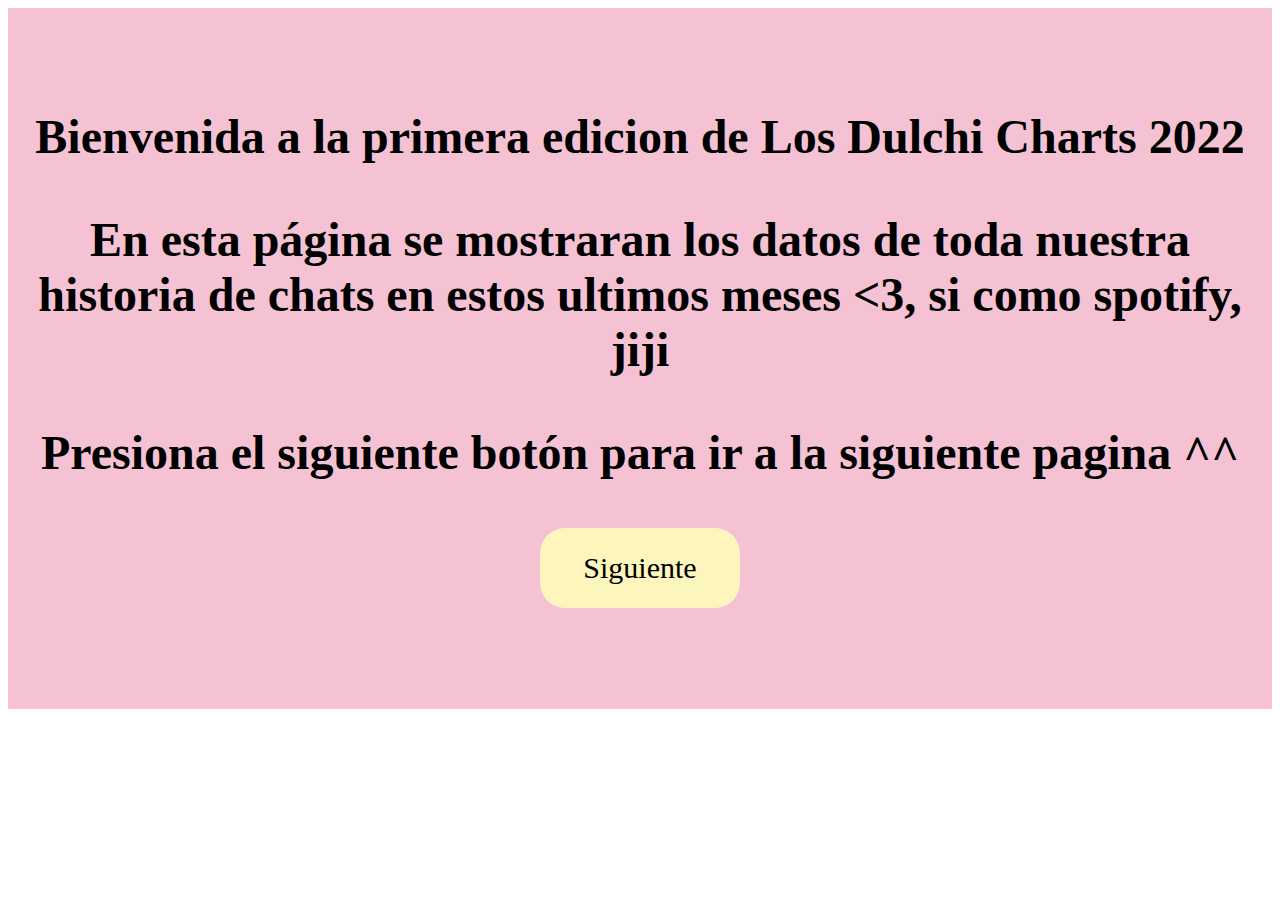
<file: pag1.html>
<!DOCTYPE html>
<html lang="es">

<head>
    <meta charset="UTF-8">
    <title>Dulchi Charts</title>
    <link rel="stylesheet" href="estilos2.css">
    <script defer src="java.js"></script>
</head>

<body>
    <div class="hello">
        <h1>Bienvenida a la primera edicion de Los Dulchi Charts 2022
            <p>En esta página se mostraran los datos de toda nuestra historia de chats en estos ultimos meses <3, si
                    como spotify, jiji</p>
                    <p>Presiona el siguiente botón para ir a la siguiente pagina ^^</p>
                    <button onclick="location.href='pag2.html'">Siguiente</button>
        </h1>
    </div>
</body>

</html>
</file>
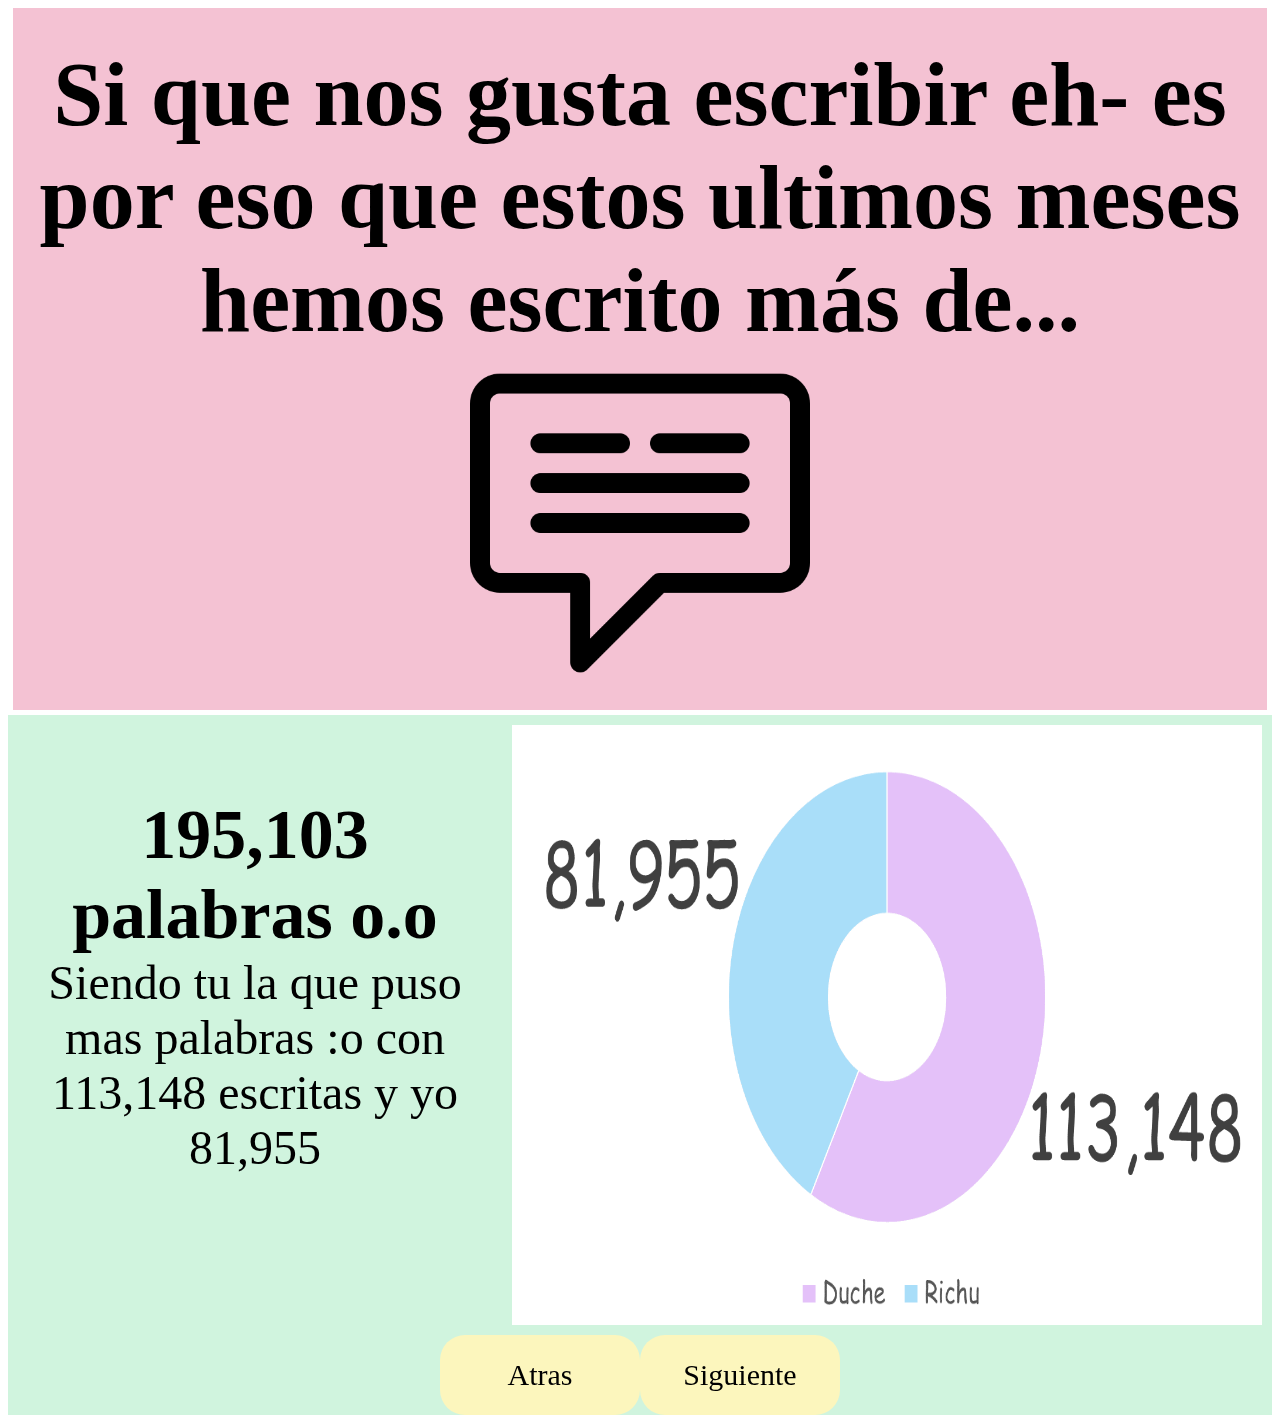
<file: pag3.html>
<!DOCTYPE html>
<html lang="es">

<head>
    <meta charset="UTF-8">
    <title>Dulchi Charts</title>
    <link rel="stylesheet" href="estilos2.css">
    <script defer src="java.js"></script>
</head>

<body>
    <div class="p2">
    <h1 class="h2">Si que nos gusta escribir eh- es por eso que estos ultimos meses hemos escrito más de... </h1><img alt="chat2" src="chat2.png" width="340px" height="340px">
</div>
    <div class="paragraphs">
        <div class="content">
        <p class="text"><span>195,103 palabras o.o</span>
        <br>Siendo tu la que puso mas palabras :o con 113,148 escritas y yo 81,955</p>
        <div class="heart">
        <img alt="grafico2" src="g1.png" width="750px" height="600px">
        </div>
    </div>

        <div class="buttons">
            <button class="back" onclick="location.href='pag2.html'"> Atras</button>
            <button onclick="location.href='pag4.html'">Siguiente</button>
        </div>
    </div>

</body>

</html>

</html>
</file>
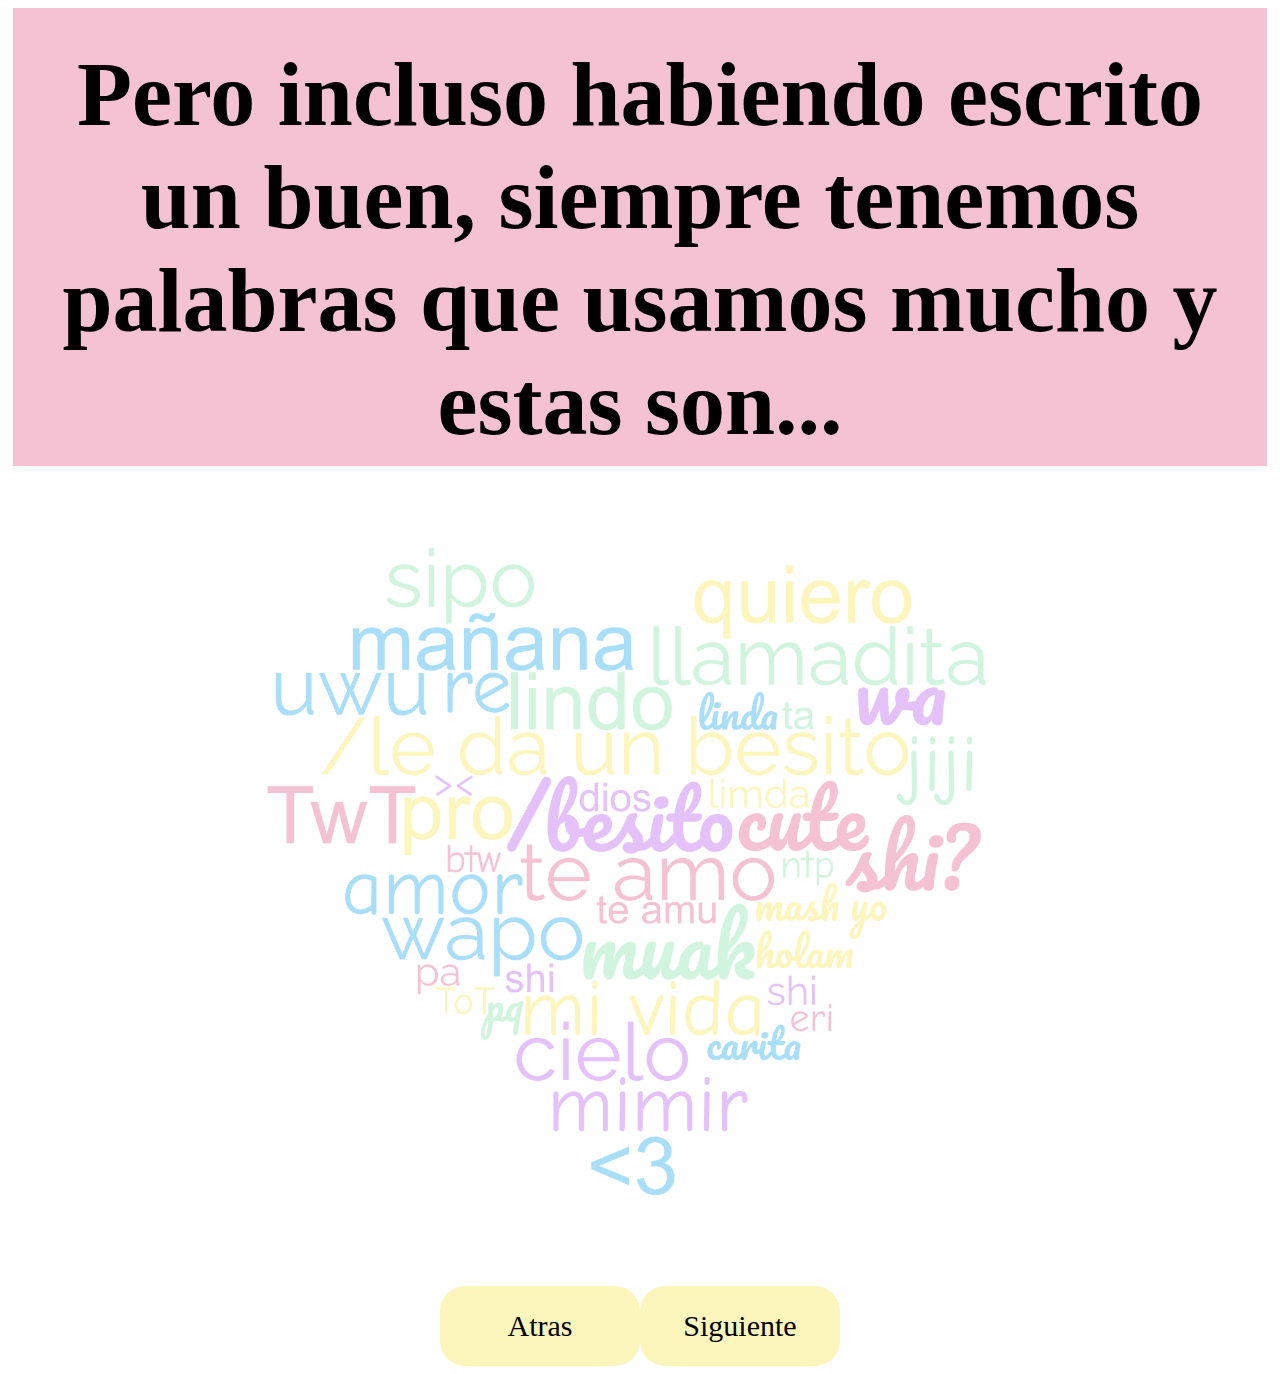
<file: pag4.html>
<!DOCTYPE html>
<html lang="es">

<head>
    <meta charset="UTF-8">
    <title>Dulchi Charts</title>
    <link rel="stylesheet" href="estilos2.css">
    <script defer src="java.js"></script>
</head>

<body>
    <div class="p2">
    <h1 class="h2">Pero incluso habiendo escrito un buen, siempre tenemos palabras que usamos mucho y estas son...</h1>
</div>
    <div class="heart">
        <img width="800px" height="800px" alt="palabras" src="heart2.png">
    </div>


    <div class="buttons">
        <button class="back" onclick="location.href='pag3.html'"> Atras</button>
        <button onclick="location.href='pag5.html'">Siguiente</button>
    </div>


</body>

</html>

</html>
</file>
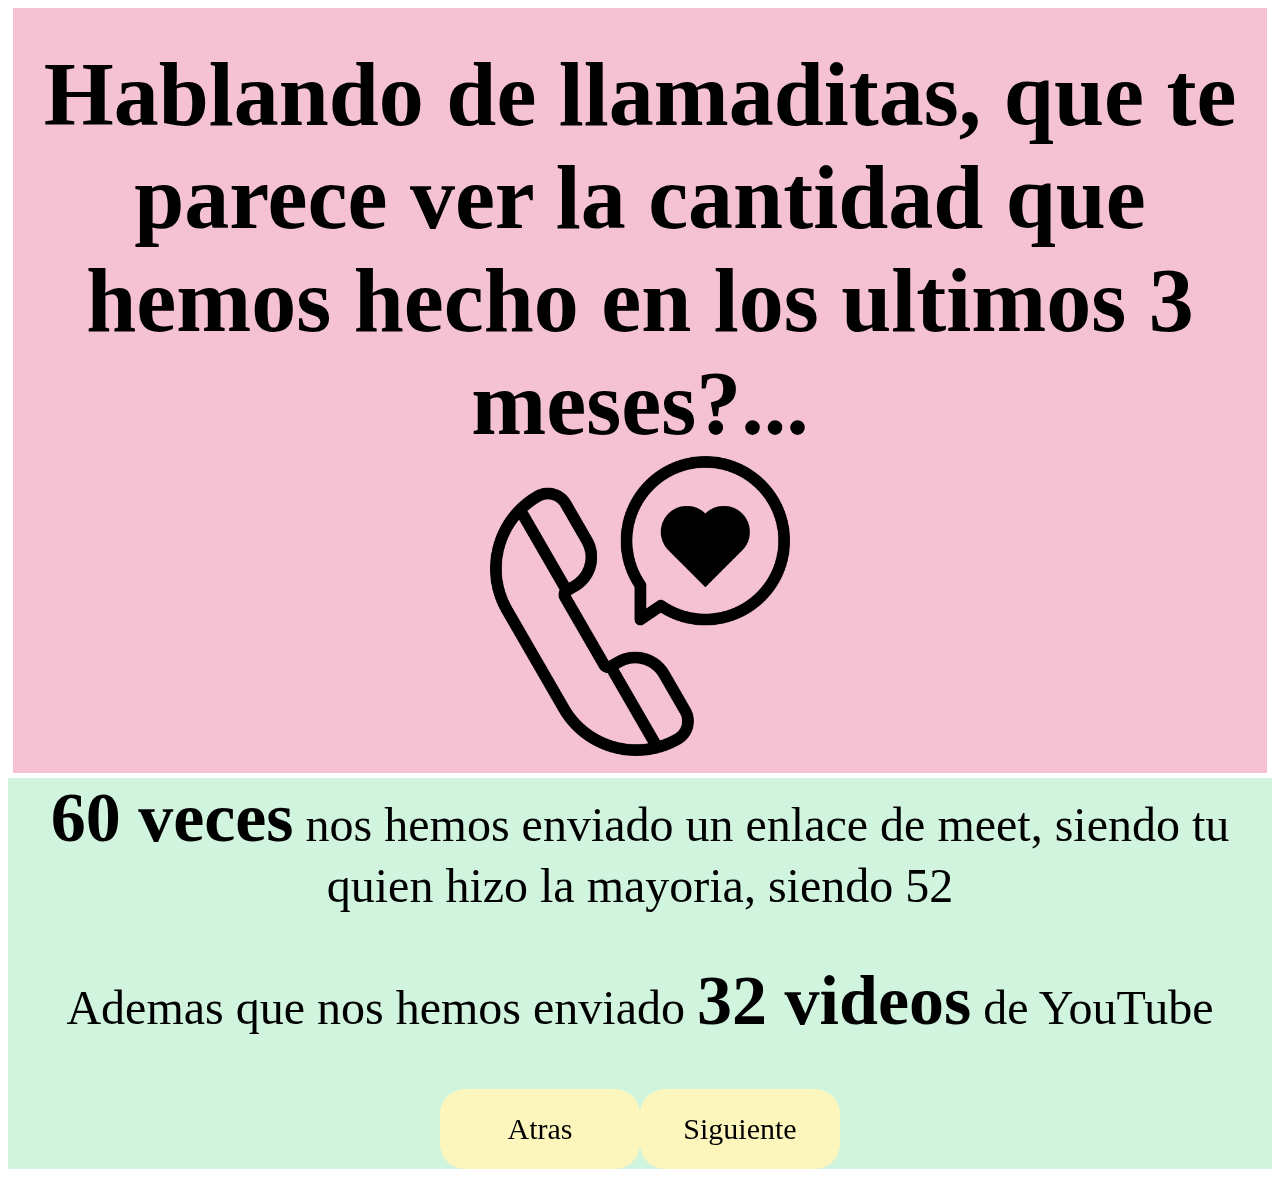
<file: pag5.html>
<!DOCTYPE html>
<html lang="es">

<head>
    <meta charset="UTF-8">
    <title>Dulchi Charts</title>
    <link rel="stylesheet" href="estilos2.css">
    <script defer src="java.js"></script>
</head>

<body>
    <div class="p2">
        <h1 class="h2">Hablando de llamaditas, que te parece ver la cantidad que hemos hecho en los ultimos 3 meses?...
        </h1><img alt="chat3" src="chat3.png" width="300px" height="300px">
    </div>
    <div class="paragraphs">
        <p><span>60 veces</span> nos hemos enviado un enlace de meet, siendo tu quien hizo la mayoria, siendo 52</p>
        <p>Ademas que nos hemos enviado <span>32 videos</span> de YouTube</p>

        <div class="buttons">
            <button class="back" onclick="location.href='pag4.html'"> Atras</button>
            <button onclick="location.href='pag6.html'">Siguiente</button>
        </div>
    </div>

</body>

</html>

</html>
</file>
<file: estilos2.css>
/* heading */ 
h1{
    font-family: comic sans ms;
    text-align: center;
    background-color: #f4c2d3;
    padding-top: 8%;
    padding-bottom: 8%;
    font-size: 3em;
    margin: auto;
}
.p2 {
    font-family: comic sans ms;
    text-align: center;
    background-color: #f4c2d3;
    font-size: 30px;
    margin: 5px;
    padding: 10px;
}
.p2 h1{
    font-family: comic sans ms;
    text-align: center;
    background-color: #f4c2d3;
    padding-top: 2%;
    padding-bottom: 1px;
    font-size: 3em;
    margin: auto;
    

}
/*body*/
.paragraphs {
    background-color: #D0F4DE;
    font-family: comic sans ms;
    opacity: 0;
    filter: blur(5px);
    transform: translateX(-100%);
    transition: all 2s;
    
    
}
.content {
    display: flex;


}
.mostrar {
    opacity: 1;
    filter: blur(0);
    transform: translateX(0);
}
.paragraphs p {
    font-size: 3em;
    text-align: center;
    margin-top: 0px;
}
span {
    font-weight: bold;
    font-size: 70px;

}
.text {
    margin: 20px;
    
}
.content p {
    margin-top: 80px;
}



/* button */ 
button {
    font-family: comic sans ms;
    border: 1px;
    background-color: #FCF6BD;
    width: 200px;
    height: 80px;
    font-size: 30px;
    border-radius: 25px;
 justify-content: center;
}

.back:hover::before {

    content: "<";

}

.back:hover::after {
    content: none;
}

button:hover::after {
    font-family: comic sans ms;
    border: 1px;
    width: 200px;
    height: 85px;
    font-size: 30px;
    font-weight: bold;
    content: ">";

}
button:hover {
    font-family: comic sans ms;
    border: 1px;
    background-color: #fbf2a2;
    width: 200px;
    height: 85px;
    font-size: 30px;

}
.buttons {
    display: flex;
    justify-content: center;
}
.heart {
 display: flex;
 justify-content:center;
 margin: 10px;
}

.final {
    display:flex;
    grid: row 3;
    
}
.final2 {
    display: flex;
    justify-content:center;
    padding-top: 10px;
}
</file>
